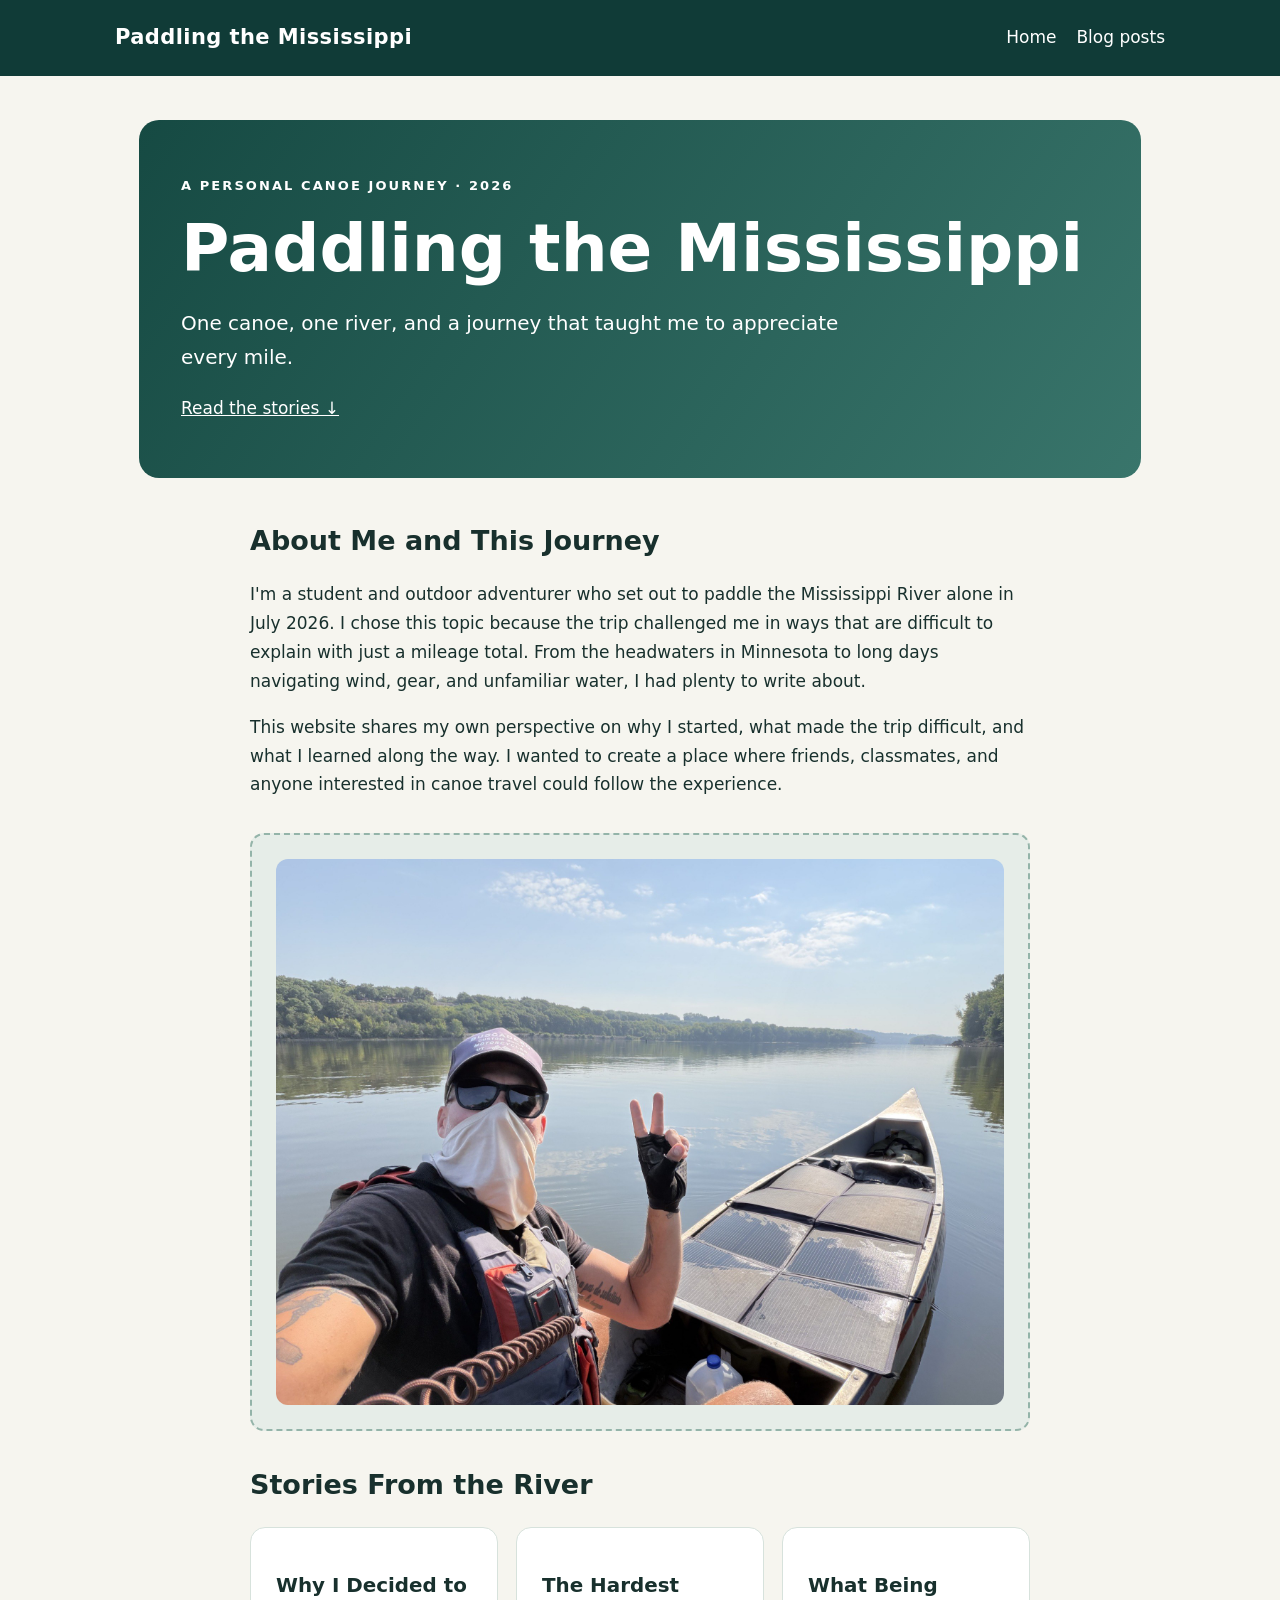
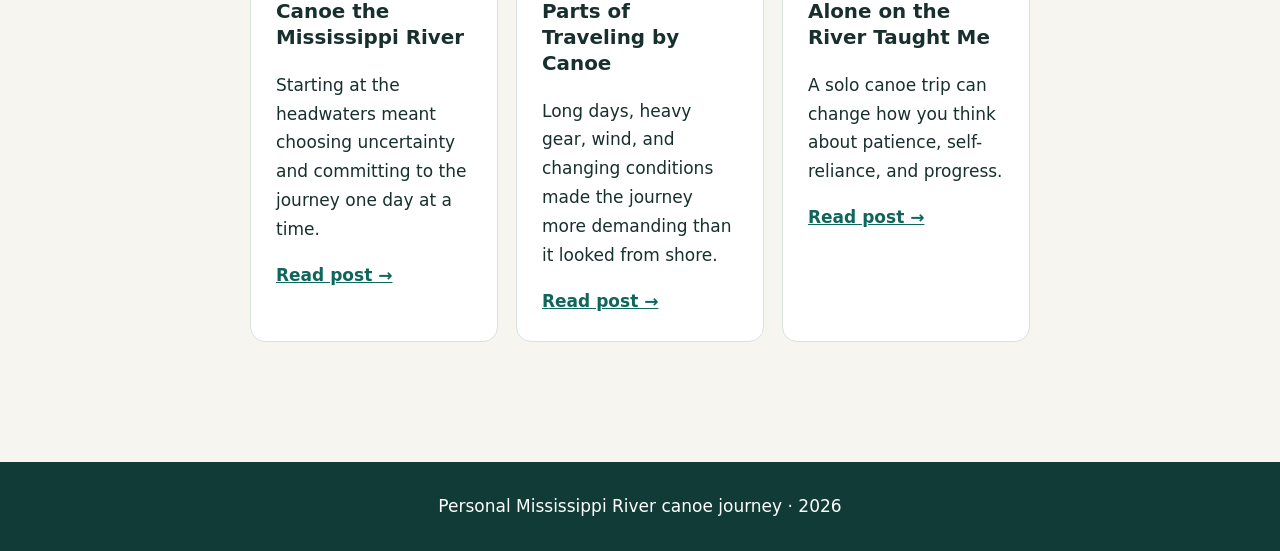
<file: index.html>
<!DOCTYPE html>
<html lang="en">
<head>
  <meta charset="UTF-8">
  <meta name="viewport" content="width=device-width, initial-scale=1">
  <title>Solo Canoe Journey on the Mississippi River | Paddling the Mississippi</title>
  <meta name="description" content="A personal account of a solo 2026 Mississippi River canoe journey, including challenges, lessons, and stories from the water.">
  <meta name="keywords" content="Mississippi River, solo canoe trip, river adventure, paddling, Minnesota, travel blog">
  <link rel="stylesheet" href="style.css">

  <script async src="https://www.googletagmanager.com/gtag/js?id=G-PNXVWVDRB0"></script>
  <script>
    window.dataLayer = window.dataLayer || [];
    function gtag(){dataLayer.push(arguments);}
    gtag('js', new Date());
    gtag('config', 'G-PNXVWVDRB0');
  </script>
</head>
<body>
  <header>
    <a href="index.html"><strong>Paddling the Mississippi</strong></a>
    <nav>
      <a href="index.html">Home</a>
      <a href="index.html#posts">Blog posts</a>
    </nav>
  </header>

  <main>
    <section class="hero">
      <div class="eyebrow">A personal canoe journey · 2026</div>
      <h1>Paddling the Mississippi</h1>
      <p>One canoe, one river, and a journey that taught me to appreciate every mile.</p>
      <a href="#posts">Read the stories ↓</a>
    </section>

    <section class="content">
      <h2>About Me and This Journey</h2>
      <p>I'm a student and outdoor adventurer who set out to paddle the Mississippi River alone in July 2026. I chose this topic because the trip challenged me in ways that are difficult to explain with just a mileage total. From the headwaters in Minnesota to long days navigating wind, gear, and unfamiliar water, I had plenty to write about.</p>

      <p>This website shares my own perspective on why I started, what made the trip difficult, and what I learned along the way. I wanted to create a place where friends, classmates, and anyone interested in canoe travel could follow the experience.</p>

      <div class="photo">
        <img src="mississippi-canoe-selfie.jpg" alt="My personal photograph from my solo Mississippi River canoe journey" style="width:100%;height:auto;border-radius:12px;display:block;">
      </div>

      <h2 id="posts">Stories From the River</h2>

      <div class="cards">
        <article class="card">
          <h3>Why I Decided to Canoe the Mississippi River</h3>
          <p>Starting at the headwaters meant choosing uncertainty and committing to the journey one day at a time.</p>
          <a href="why-i-started.html">Read post →</a>
        </article>

        <article class="card">
          <h3>The Hardest Parts of Traveling by Canoe</h3>
          <p>Long days, heavy gear, wind, and changing conditions made the journey more demanding than it looked from shore.</p>
          <a href="hardest-parts.html">Read post →</a>
        </article>

        <article class="card">
          <h3>What Being Alone on the River Taught Me</h3>
          <p>A solo canoe trip can change how you think about patience, self-reliance, and progress.</p>
          <a href="lessons-from-the-river.html">Read post →</a>
        </article>
      </div>
    </section>
  </main>

  <footer>Personal Mississippi River canoe journey · 2026</footer>
</body>
</html>
</file>
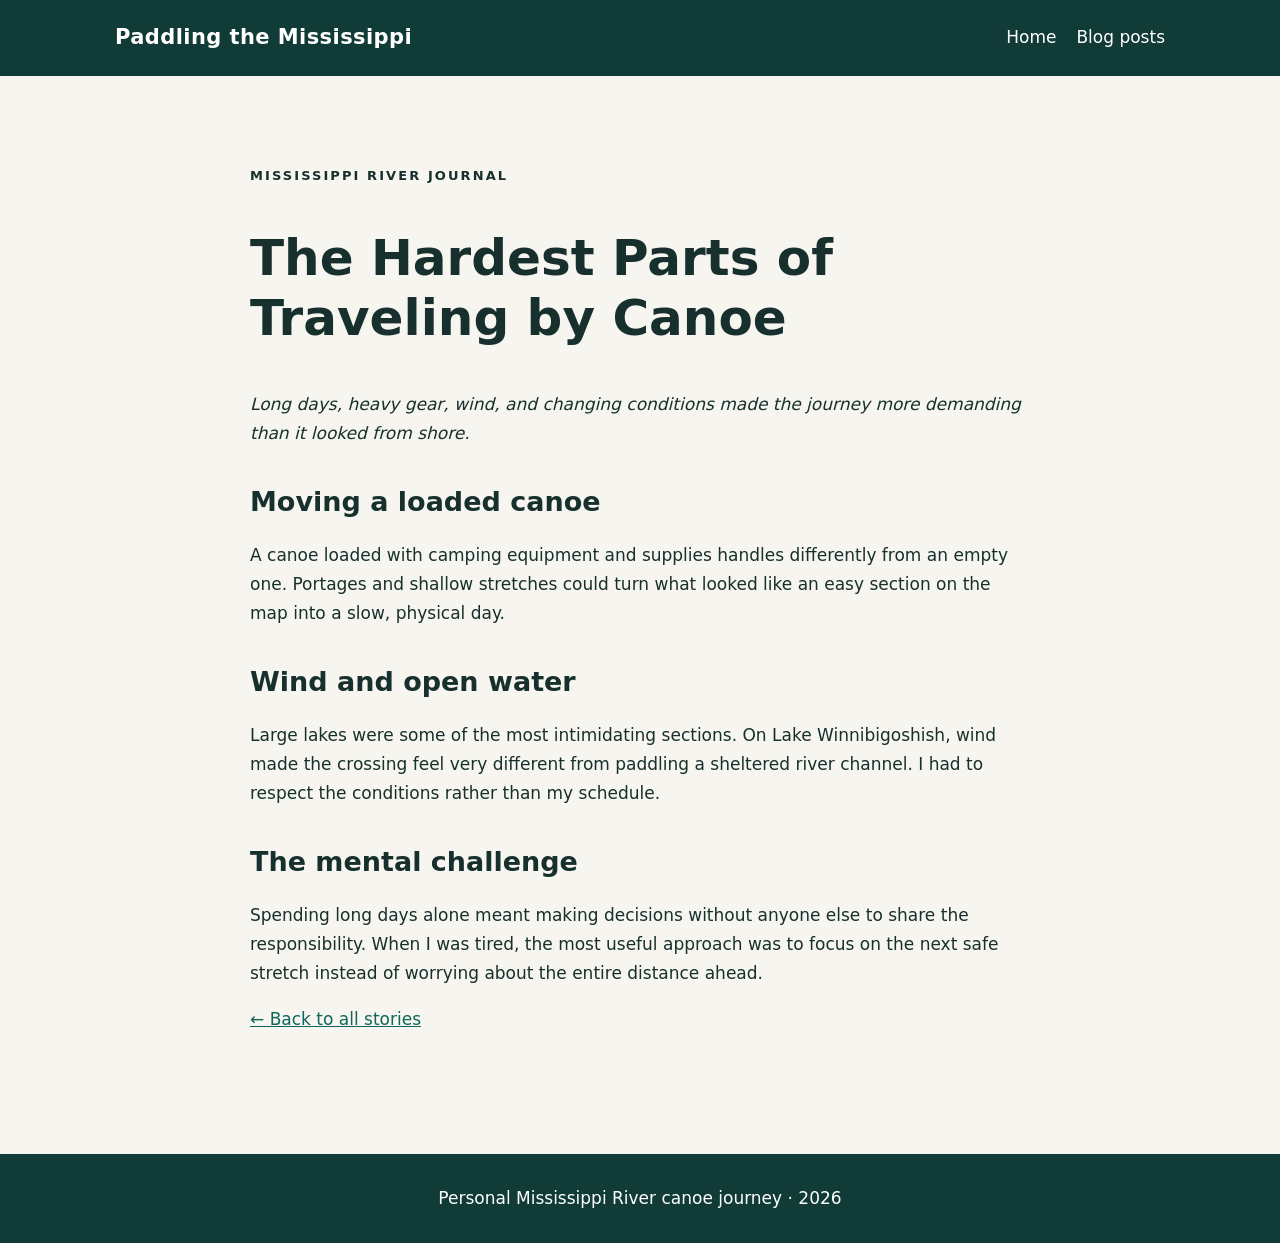
<file: hardest-parts.html>
<!doctype html><html lang="en"><head><meta charset="utf-8"><meta name="viewport" content="width=device-width,initial-scale=1"><title>The Hardest Parts of Traveling by Canoe | Paddling the Mississippi</title><meta name="description" content="Long days, heavy gear, wind, and changing conditions made the journey more demanding than it looked from shore."><meta name="keywords" content="Mississippi River, canoeing, solo paddling, river journal, adventure"><meta name="robots" content="index,follow"><link rel="stylesheet" href="style.css"><!-- GA4: Confirm this Measurement ID matches your Google Analytics web data stream. --><script async src="https://www.googletagmanager.com/gtag/js?id=G-PNXVWVDRB0"></script><script>window.dataLayer=window.dataLayer||[];function gtag(){dataLayer.push(arguments)}gtag('js',new Date());gtag('config','G-PNXVWVDRB0');</script></head><body><header><a href="index.html"><strong>Paddling the Mississippi</strong></a><nav><a href="index.html">Home</a><a href="index.html#posts">Blog posts</a></nav></header><main><article class="content"><div class="eyebrow">Mississippi River Journal</div><h1>The Hardest Parts of Traveling by Canoe</h1><p><em>Long days, heavy gear, wind, and changing conditions made the journey more demanding than it looked from shore.</em></p><h2>Moving a loaded canoe</h2><p>A canoe loaded with camping equipment and supplies handles differently from an empty one. Portages and shallow stretches could turn what looked like an easy section on the map into a slow, physical day.</p><h2>Wind and open water</h2><p>Large lakes were some of the most intimidating sections. On Lake Winnibigoshish, wind made the crossing feel very different from paddling a sheltered river channel. I had to respect the conditions rather than my schedule.</p><h2>The mental challenge</h2><p>Spending long days alone meant making decisions without anyone else to share the responsibility. When I was tired, the most useful approach was to focus on the next safe stretch instead of worrying about the entire distance ahead.</p><p><a href="index.html#posts">← Back to all stories</a></p></article></main><footer>Personal Mississippi River canoe journey · 2026</footer></body></html>
</file>
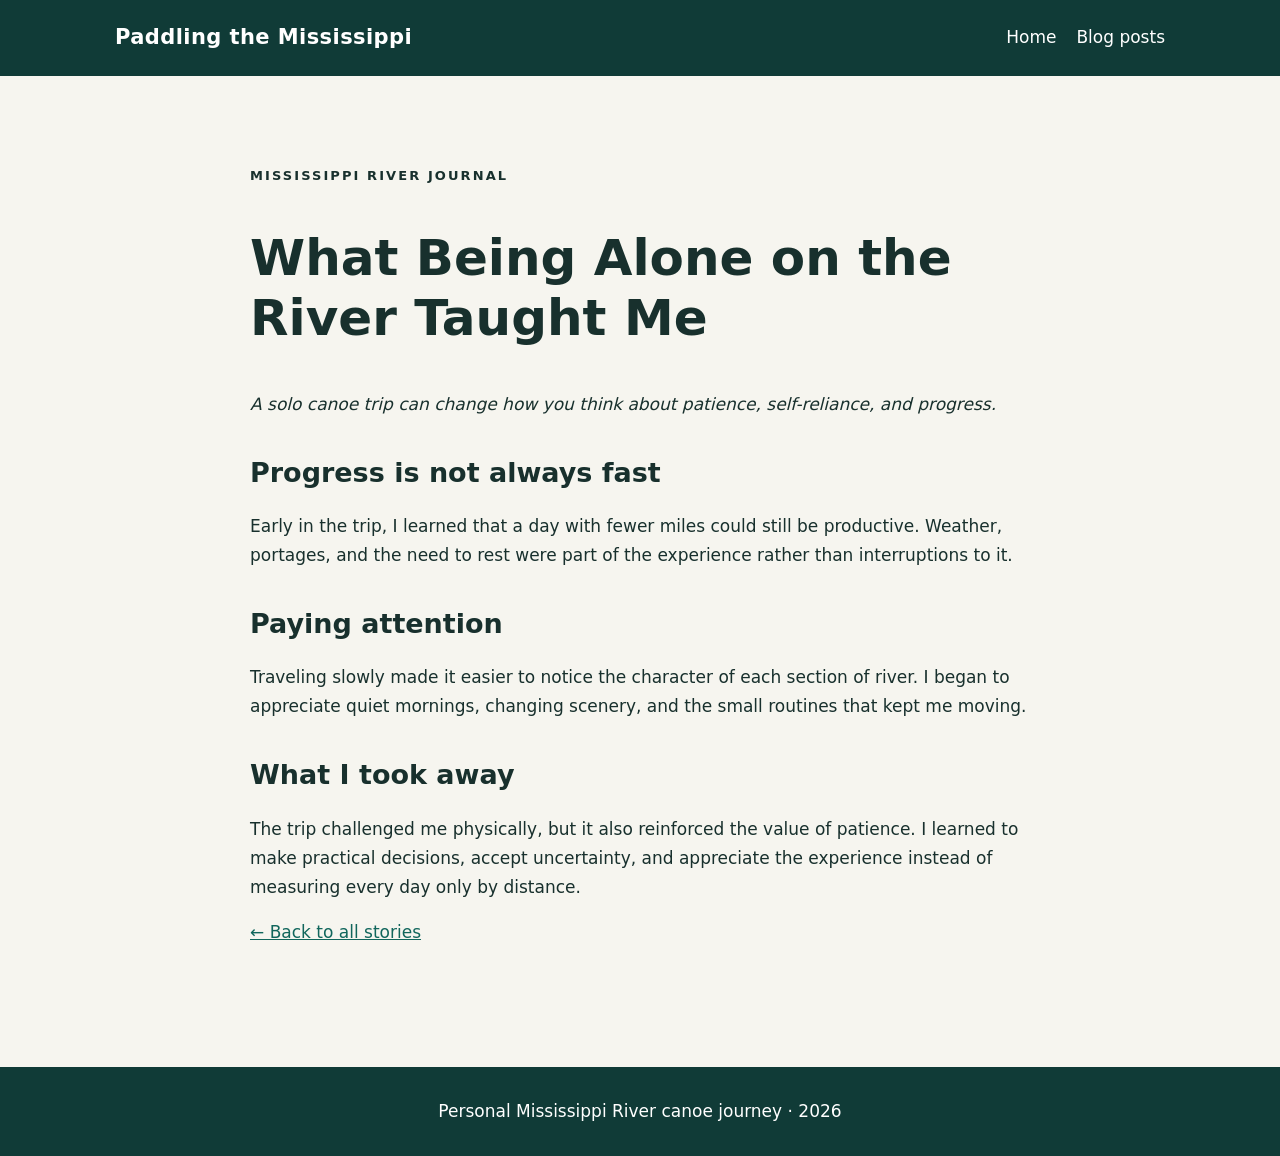
<file: lessons-from-the-river.html>
<!doctype html><html lang="en"><head><meta charset="utf-8"><meta name="viewport" content="width=device-width,initial-scale=1"><title>What Being Alone on the River Taught Me | Paddling the Mississippi</title><meta name="description" content="A solo canoe trip can change how you think about patience, self-reliance, and progress."><meta name="keywords" content="Mississippi River, canoeing, solo paddling, river journal, adventure"><meta name="robots" content="index,follow"><link rel="stylesheet" href="style.css"><!-- GA4: Confirm this Measurement ID matches your Google Analytics web data stream. --><script async src="https://www.googletagmanager.com/gtag/js?id=G-PNXVWVDRB0"></script><script>window.dataLayer=window.dataLayer||[];function gtag(){dataLayer.push(arguments)}gtag('js',new Date());gtag('config','G-PNXVWVDRB0');</script></head><body><header><a href="index.html"><strong>Paddling the Mississippi</strong></a><nav><a href="index.html">Home</a><a href="index.html#posts">Blog posts</a></nav></header><main><article class="content"><div class="eyebrow">Mississippi River Journal</div><h1>What Being Alone on the River Taught Me</h1><p><em>A solo canoe trip can change how you think about patience, self-reliance, and progress.</em></p><h2>Progress is not always fast</h2><p>Early in the trip, I learned that a day with fewer miles could still be productive. Weather, portages, and the need to rest were part of the experience rather than interruptions to it.</p><h2>Paying attention</h2><p>Traveling slowly made it easier to notice the character of each section of river. I began to appreciate quiet mornings, changing scenery, and the small routines that kept me moving.</p><h2>What I took away</h2><p>The trip challenged me physically, but it also reinforced the value of patience. I learned to make practical decisions, accept uncertainty, and appreciate the experience instead of measuring every day only by distance.</p><p><a href="index.html#posts">← Back to all stories</a></p></article></main><footer>Personal Mississippi River canoe journey · 2026</footer></body></html>
</file>
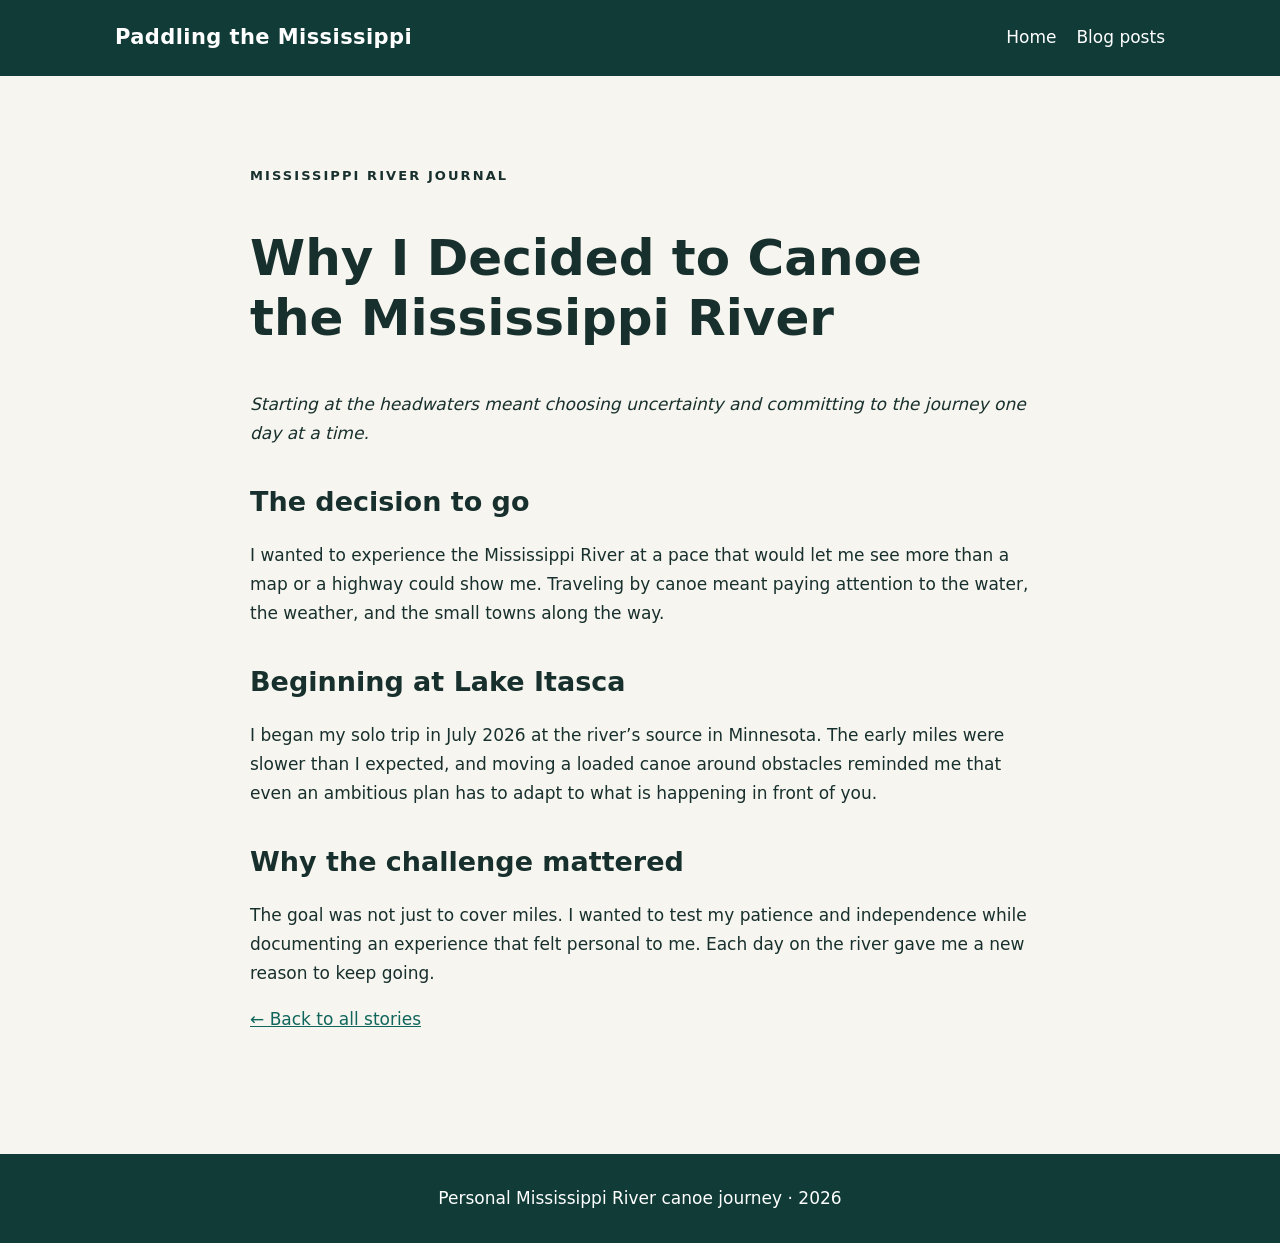
<file: why-i-started.html>
<!doctype html><html lang="en"><head><meta charset="utf-8"><meta name="viewport" content="width=device-width,initial-scale=1"><title>Why I Decided to Canoe the Mississippi River | Paddling the Mississippi</title><meta name="description" content="Starting at the headwaters meant choosing uncertainty and committing to the journey one day at a time."><meta name="keywords" content="Mississippi River, canoeing, solo paddling, river journal, adventure"><meta name="robots" content="index,follow"><link rel="stylesheet" href="style.css"><!-- GA4: Confirm this Measurement ID matches your Google Analytics web data stream. --><script async src="https://www.googletagmanager.com/gtag/js?id=G-PNXVWVDRB0"></script><script>window.dataLayer=window.dataLayer||[];function gtag(){dataLayer.push(arguments)}gtag('js',new Date());gtag('config','G-PNXVWVDRB0');</script></head><body><header><a href="index.html"><strong>Paddling the Mississippi</strong></a><nav><a href="index.html">Home</a><a href="index.html#posts">Blog posts</a></nav></header><main><article class="content"><div class="eyebrow">Mississippi River Journal</div><h1>Why I Decided to Canoe the Mississippi River</h1><p><em>Starting at the headwaters meant choosing uncertainty and committing to the journey one day at a time.</em></p><h2>The decision to go</h2><p>I wanted to experience the Mississippi River at a pace that would let me see more than a map or a highway could show me. Traveling by canoe meant paying attention to the water, the weather, and the small towns along the way.</p><h2>Beginning at Lake Itasca</h2><p>I began my solo trip in July 2026 at the river’s source in Minnesota. The early miles were slower than I expected, and moving a loaded canoe around obstacles reminded me that even an ambitious plan has to adapt to what is happening in front of you.</p><h2>Why the challenge mattered</h2><p>The goal was not just to cover miles. I wanted to test my patience and independence while documenting an experience that felt personal to me. Each day on the river gave me a new reason to keep going.</p><p><a href="index.html#posts">← Back to all stories</a></p></article></main><footer>Personal Mississippi River canoe journey · 2026</footer></body></html>
</file>
<file: style.css>
*{box-sizing:border-box}body{margin:0;background:#f6f5ef;color:#18302d;font:17px/1.7 system-ui,-apple-system,Segoe UI,sans-serif}a{color:#11665c}header{background:#103b37;color:#fff;padding:20px max(24px,calc((100vw - 1050px)/2));display:flex;align-items:center;justify-content:space-between;gap:24px;flex-wrap:wrap}header a{color:#fff;text-decoration:none}header strong{font-size:21px;letter-spacing:.02em}nav{display:flex;gap:20px;flex-wrap:wrap}main{max-width:1050px;margin:auto;padding:44px 24px 75px}.hero{padding:55px 42px;background:linear-gradient(125deg,#164a43,#39756b);color:#fff;border-radius:20px}.eyebrow{text-transform:uppercase;letter-spacing:.16em;font-size:13px;font-weight:700}.hero h1{font-size:clamp(34px,6vw,66px);line-height:1.12;margin:15px 0}.hero p{max-width:680px;font-size:20px}.hero a{color:#fff}.content{max-width:780px;margin:45px auto}.content h1{font-size:clamp(30px,5vw,50px);line-height:1.2}.content h2{margin-top:36px;font-size:27px;line-height:1.3}.cards{display:grid;grid-template-columns:repeat(auto-fit,minmax(230px,1fr));gap:18px;margin-top:25px}.card{padding:25px;border:1px solid #d7e2dc;background:#fff;border-radius:15px}.card h3{line-height:1.3}.card a{font-weight:700}.photo{margin:34px 0;background:#e6ede8;border:2px dashed #94b4a9;border-radius:14px;min-height:240px;display:flex;align-items:center;justify-content:center;text-align:center;padding:24px;color:#47665f}.photo img{max-width:100%;height:auto;border-radius:12px}footer{background:#103b37;color:#fff;text-align:center;padding:30px}footer a{color:#fff}.note{border-left:4px solid #3e8e80;padding:14px 18px;background:#e9f2ed}@media(max-width:650px){.hero{padding:36px 25px}header{padding:20px 24px}}
</file>
